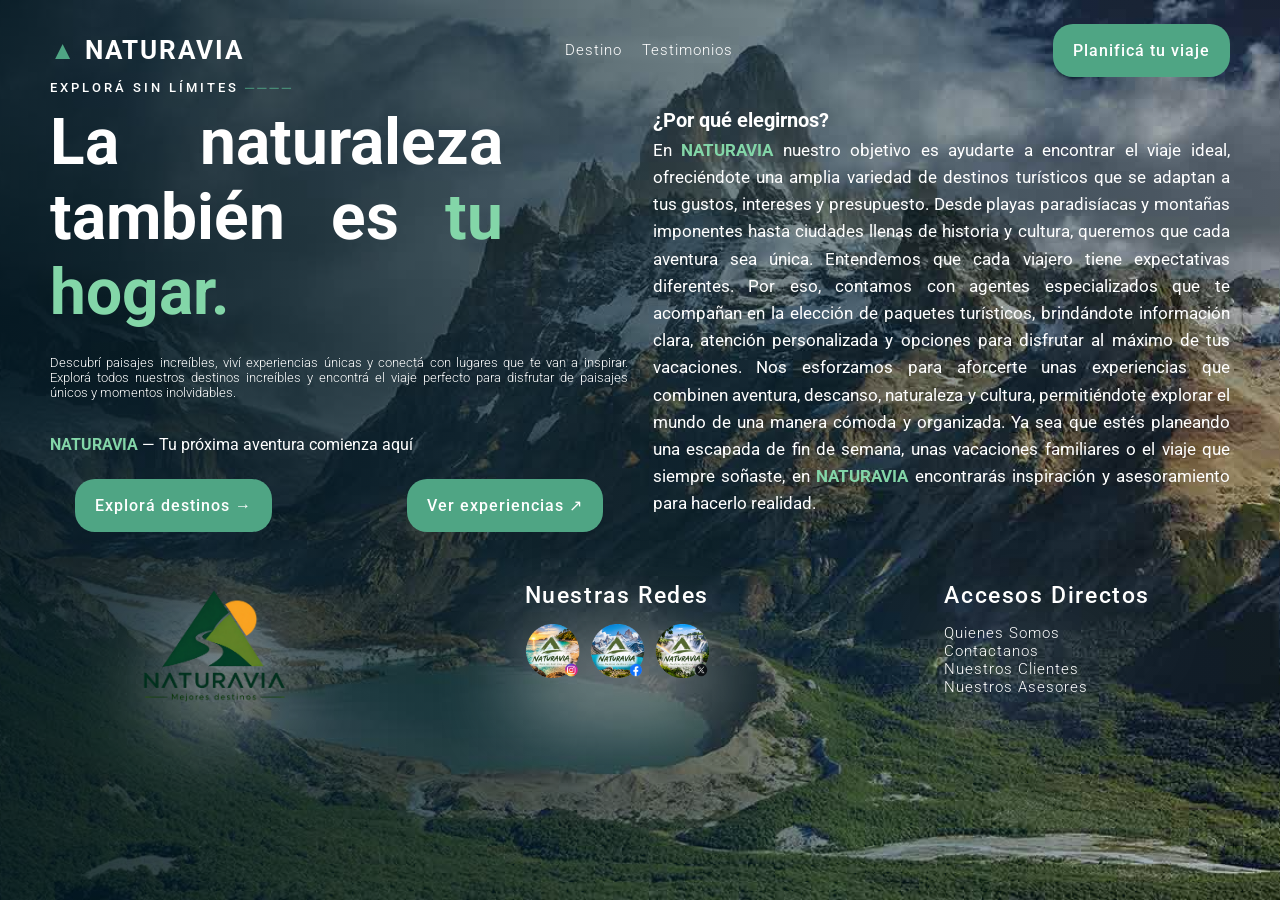
<file: index.html>
<!DOCTYPE html>
<html lang="es">
<head>
    <meta charset="UTF-8">
    <meta name="viewport" content="width=device-width, initial-scale=1.0">
    <title>▲ Naturavia | Explorá sin límites</title>
    <link rel="stylesheet" href="./css/styles.css">
    <link rel="preconnect" href="https://fonts.googleapis.com">
<link rel="preconnect" href="https://fonts.gstatic.com" crossorigin>
<link href="https://fonts.googleapis.com/css2?family=Roboto:ital,wght@0,100..900;1,100..900&display=swap" rel="stylesheet">
</head>
<body>
    <header>        
        <nav>
            <div >
                <a href="./index.html" class="logoN">
                    <h1><span class="logo">▲</span> <strong>NATURAVIA</strong></h1>
                </a>
            </div>    
            <div class="navtex">
                <a href="./galeria.html">Destino</a>
                <a href="./experiencias.html">Testimonios</a>
            </div>           
            <div class="navheader">
                <a href="./asesores.html" class="navtex2">Planificá tu viaje</a>
            </div>
        </nav>
    </header>
    <Main>
        <h2 class="h2index">EXPLORÁ SIN LÍMITES <span class="logo">────</span></h2>
        <section id="sectionIndex">
            
            <div class="text1">                
                <div>
                    <h3>La naturaleza también es <span class="hogar">tu hogar.</span></h3>
                    <p class="texto">Descubrí paisajes increíbles, viví experiencias únicas y conectá con lugares que te van a inspirar. Explorá todos nuestros destinos increíbles y encontrá el viaje perfecto para disfrutar de paisajes únicos y momentos inolvidables.</p>
                    <p class="subtexto"><strong>NATURAVIA</strong> — Tu próxima aventura comienza aquí</p>
                </div>
            <div class="botones">
                <a href="./galeria.html" class="boton1">Explorá destinos →</a>
                <a href="./experiencias.html" class="boton2">Ver experiencias ↗</a>
            </div>        
            </div>
            <div class="text2">
                <h3>¿Por qué elegirnos?</h3>
                <p>En <strong>NATURAVIA</strong> nuestro objetivo es ayudarte a encontrar el viaje ideal, ofreciéndote una amplia variedad de destinos turísticos que se adaptan a tus gustos, intereses y presupuesto. Desde playas paradisíacas y montañas imponentes hasta ciudades llenas de historia y cultura, queremos que cada aventura sea única.
                
                Entendemos que cada viajero tiene expectativas diferentes. Por eso, contamos con agentes especializados que te acompañan en la elección de paquetes turísticos, brindándote información clara, atención personalizada y opciones para disfrutar al máximo de tus vacaciones.
                
                Nos esforzamos para aforcerte unas experiencias que combinen aventura, descanso, naturaleza y cultura, permitiéndote explorar el mundo de una manera cómoda y organizada.
                
                Ya sea que estés planeando una escapada de fin de semana, unas vacaciones familiares o el viaje que siempre soñaste, en <strong>NATURAVIA</strong> encontrarás inspiración y asesoramiento para hacerlo realidad.</p>
            </div>
        </section>

    </Main>
    <footer>        
        <div class="logofooter"><img src="./assets/img/footer logo.png" alt="Logo Naturavia"></div>
        <div class="redes">
            <h3>Nuestras Redes</h3>
            <div>
                <a href="./Emulacion de Redes/INSTAGRAM.html" target="_blank"><img src="./assets/img/Naturavia_Instagram.png" alt="imgagen red social de INSTAGRAM"><span class="ocultar-texto">Instagram</span></a>
                <a href="./Emulacion de Redes/FACEBOOK.html" target="_blank"><img src="./assets/img/Naturavia_Facebook.png" alt="imgagen red social de FACEBOOK"><span class="ocultar-texto">Facebook</span></a>
                <a href="./Emulacion de Redes/X.html" target="_blank"><img src="./assets/img/Naturavia_X.png" alt="imgagen red social de X"><span class="ocultar-texto">X</span></a>
            </div>
        </div>
        <div class="accesosdirectos">
            <h3>Accesos Directos</h3>
            <a href="./nosotros.html">Quienes Somos</a>
            <a href="./contacto.html">Contactanos</a>
            <a href="./experiencias.html">Nuestros Clientes</a>
            <a href="./asesores.html">Nuestros Asesores</a>
        </div>
    </footer>
</body>
</html>
</file>
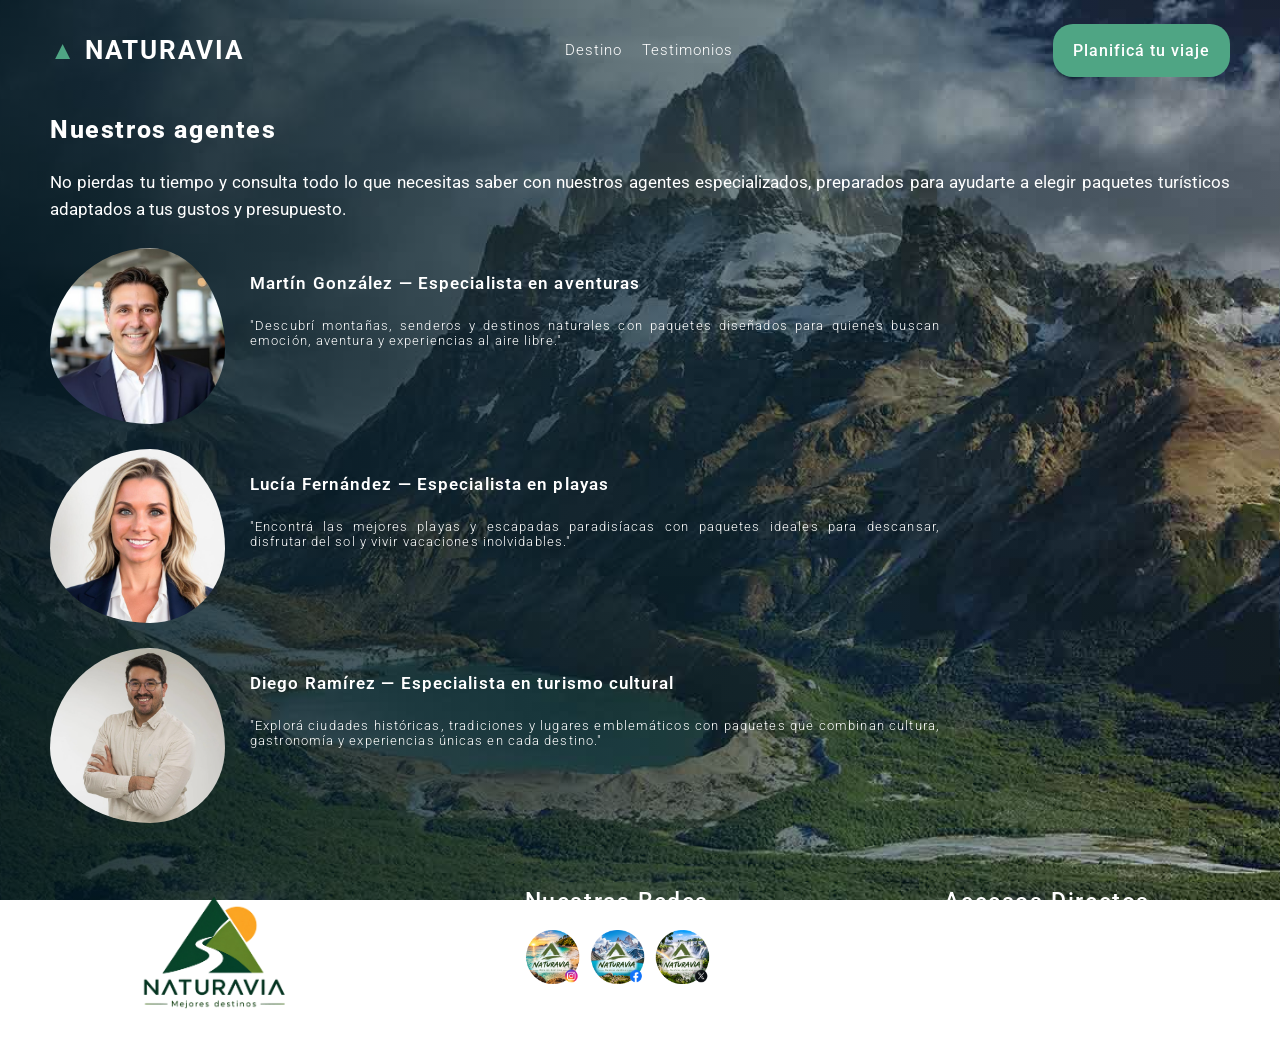
<file: asesores.html>
<!DOCTYPE html>
<html lang="es">
<head>
    <meta charset="UTF-8">
    <meta name="viewport" content="width=device-width, initial-scale=1.0">
    <title>▲ NATURAVIA - Nuestros Asesores</title>
    <link rel="stylesheet" href="./css/styles.css">
    <link rel="preconnect" href="https://fonts.googleapis.com">
<link rel="preconnect" href="https://fonts.gstatic.com" crossorigin>
<link href="https://fonts.googleapis.com/css2?family=Roboto:ital,wght@0,100..900;1,100..900&display=swap" rel="stylesheet">
</head>
<body>
    <header>        
        <nav>
            <div >
                <a href="./index.html" class="logoN">
                    <h1><span class="logo">▲</span> <strong>NATURAVIA</strong></h1>
                </a>
            </div>    
            <div class="navtex">
                <a href="./galeria.html">Destino</a>
                <a href="./experiencias.html">Testimonios</a>
            </div>           
            <div class="navheader">
                <a href="./asesores.html" class="navtex2">Planificá tu viaje</a>
            </div>
        </nav>
    </header>
    <main>
        <section id="asesores">
                <h2>Nuestros agentes</h2>
                <p class="asesores-p">No pierdas tu tiempo y consulta todo lo que necesitas saber con nuestros agentes especializados, preparados para ayudarte a elegir paquetes turísticos adaptados a tus gustos y presupuesto.</p>
                <div class="perfil-asesores">
                    <article class="asesor">                        
                        <img src="./assets/img/martin.png" alt="foto de martin" class="picasesor">
                        <div class="asersor-sombra">
                            <h3 class="asesor-h3">Martín González — Especialista en aventuras</h3>
                            <p class="asesor-p">"Descubrí montañas, senderos y destinos naturales con paquetes diseñados para quienes buscan emoción, aventura y experiencias al aire libre."</p>
                        </div>
                    </article>
                    <article class="asesor">                        
                        <img src="./assets/img/lucia.png" alt="foto de lucia" class="picasesor">
                        <div class="asersor-sombra">
                            <h3 class="asesor-h3">Lucía Fernández — Especialista en playas</h3>
                            <p class="asesor-p">"Encontrá las mejores playas y escapadas paradisíacas con paquetes ideales para descansar, disfrutar del sol y vivir vacaciones inolvidables."</p>
                        </div>
                    </article>
                    <article class="asesor">           
                        <img src="./assets/img/diego.png" alt="foto de diego" class="picasesor">
                        <div class="asersor-sombra">
                            <h3 class="asesor-h3">Diego Ramírez — Especialista en turismo cultural</h3>
                            <p class="asesor-p">"Explorá ciudades históricas, tradiciones y lugares emblemáticos con paquetes que combinan cultura, gastronomía y experiencias únicas en cada destino."</p>
                        </div>
                    </article>
                </div>
        </section>
    </main>
    <footer>        
        <div class="logofooter"><img src="./assets/img/footer logo.png" alt="Logo Naturavia"></div>
        <div class="redes">
            <h3>Nuestras Redes</h3>
            <div>
                <a href="./Emulacion de Redes/INSTAGRAM.html" target="_blank"><img src="./assets/img/Naturavia_Instagram.png" alt="imgagen red social de INSTAGRAM"><span class="ocultar-texto">Instagram</span></a>
                <a href="./Emulacion de Redes/FACEBOOK.html" target="_blank"><img src="./assets/img/Naturavia_Facebook.png" alt="imgagen red social de FACEBOOK"><span class="ocultar-texto">Facebook</span></a>
                <a href="./Emulacion de Redes/X.html" target="_blank"><img src="./assets/img/Naturavia_X.png" alt="imgagen red social de X"><span class="ocultar-texto">X</span></a>
            </div>
        </div>
        <div class="accesosdirectos">
            <h3>Accesos Directos</h3>
            <a href="./nosotros.html">Quienes Somos</a>
            <a href="./contacto.html">Contactanos</a>
            <a href="./experiencias.html">Nuestros Clientes</a>
            <a href="./asesores.html">Nuestros Asesores</a>
        </div>
    </footer>
</body>
</html>
</file>
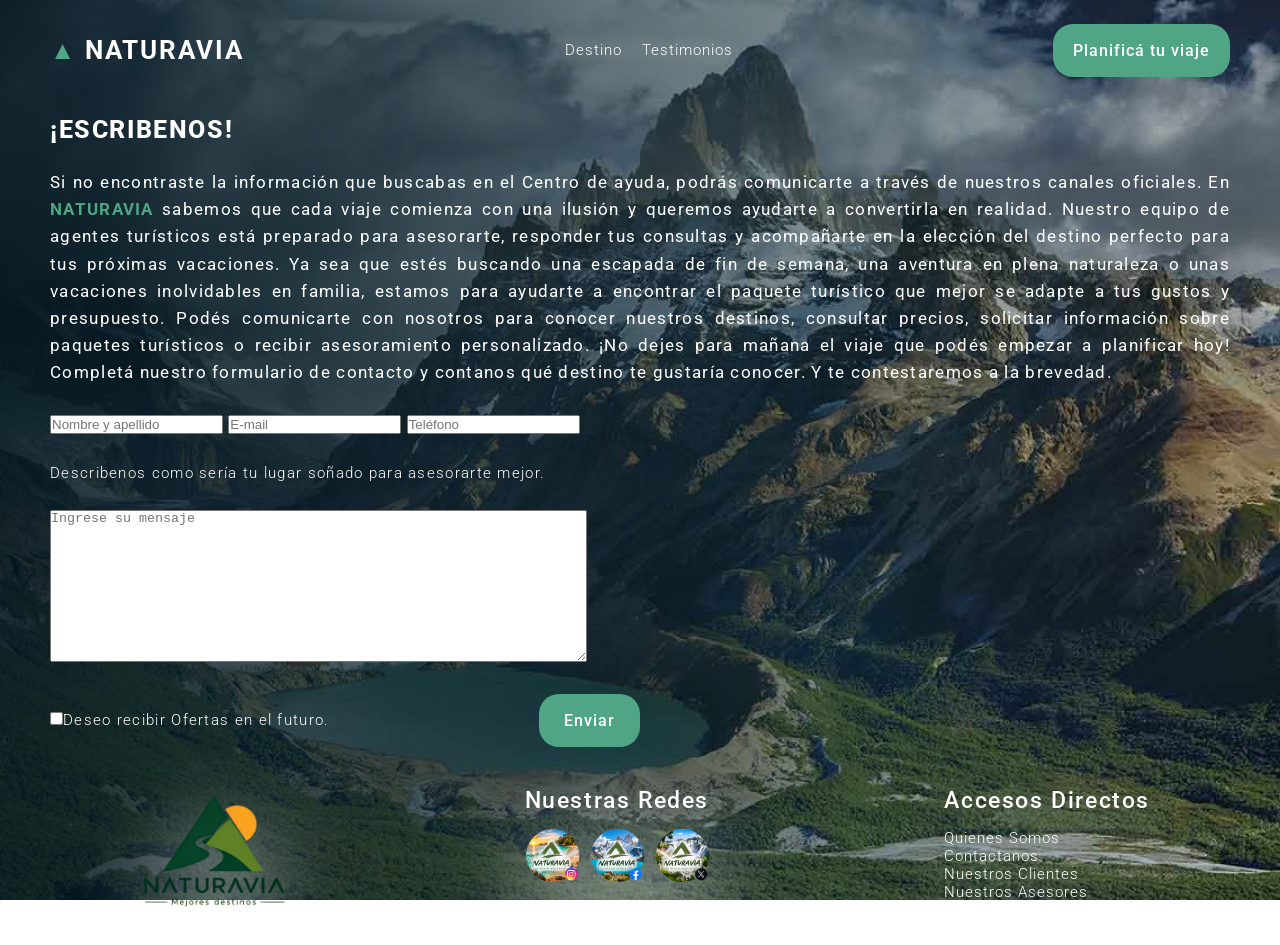
<file: contacto.html>
<!DOCTYPE html>
<html lang="es">
<head>
    <meta charset="UTF-8">
    <meta name="viewport" content="width=device-width, initial-scale=1.0">
    <title>▲ NATURAVIA - Contactos</title>
    <link rel="stylesheet" href="./css/styles.css">
    <link rel="preconnect" href="https://fonts.googleapis.com">
<link rel="preconnect" href="https://fonts.gstatic.com" crossorigin>
<link href="https://fonts.googleapis.com/css2?family=Roboto:ital,wght@0,100..900;1,100..900&display=swap" rel="stylesheet">
</head>
<body>
    <header>        
        <nav>
            <div >
                <a href="./index.html" class="logoN">
                    <h1><span class="logo">▲</span> <strong>NATURAVIA</strong></h1>
                </a>
            </div>    
            <div class="navtex">
                <a href="./galeria.html">Destino</a>
                <a href="./experiencias.html">Testimonios</a>
            </div>           
            <div class="navheader">
                <a href="./asesores.html" class="navtex2">Planificá tu viaje</a>
            </div>
        </nav>
    </header>
    <main>
        <section id="contacto" class="contacto2">
                <h2 class="contacto-h2">¡ESCRIBENOS!</h2>
                <p class="contacto-p">Si no encontraste la información que buscabas en el Centro de ayuda, podrás comunicarte a través de nuestros canales oficiales.
                    En <strong class="logo">NATURAVIA</strong> sabemos que cada viaje comienza con una ilusión y queremos ayudarte a convertirla en realidad.

Nuestro equipo de agentes turísticos está preparado para asesorarte, responder tus consultas y acompañarte en la elección del destino perfecto para tus próximas vacaciones.

Ya sea que estés buscando una escapada de fin de semana, una aventura en plena naturaleza o unas vacaciones inolvidables en familia, estamos para ayudarte a encontrar el paquete turístico que mejor se adapte a tus gustos y presupuesto.

Podés comunicarte con nosotros para conocer nuestros destinos, consultar precios, solicitar información sobre paquetes turísticos o recibir asesoramiento personalizado.

¡No dejes para mañana el viaje que podés empezar a planificar hoy!

Completá nuestro formulario de contacto y contanos qué destino te gustaría conocer. Y te contestaremos a la brevedad.
                </p>
    <div class="formulario">
       <form>
        <div class="form-casillas"><input type="text" placeholder="Nombre y apellido">
        <input type="email" placeholder="E-mail">
        <input type="number" placeholder="Teléfono"></div>
        <p class="form-text">Describenos como sería tu lugar soñado para asesorarte mejor.</p>
        <div class="form-text-area"><textarea placeholder="Ingrese su mensaje" cols="65" rows="10"></textarea></div>
        <div class="send"><div><input type="checkbox" id="subcripcion"><label for="subcripcion">Deseo recibir Ofertas en el futuro.</label></div><div><button class="form-botton">Enviar</button></div></div>
       </form> 
    </div>
        
            </section>
    </main>
    <footer>        
        <div class="logofooter"><img src="./assets/img/footer logo.png" alt="Logo Naturavia"></div>
        <div class="redes">
            <h3>Nuestras Redes</h3>
            <div>
                <a href="./Emulacion de Redes/INSTAGRAM.html" target="_blank"><img src="./assets/img/Naturavia_Instagram.png" alt="imgagen red social de INSTAGRAM"><span class="ocultar-texto">Instagram</span></a>
                <a href="./Emulacion de Redes/FACEBOOK.html" target="_blank"><img src="./assets/img/Naturavia_Facebook.png" alt="imgagen red social de FACEBOOK"><span class="ocultar-texto">Facebook</span></a>
                <a href="./Emulacion de Redes/X.html" target="_blank"><img src="./assets/img/Naturavia_X.png" alt="imgagen red social de X"><span class="ocultar-texto">X</span></a>
            </div>
        </div>
        <div class="accesosdirectos">
            <h3>Accesos Directos</h3>
            <a href="./nosotros.html">Quienes Somos</a>
            <a href="./contacto.html">Contactanos</a>
            <a href="./experiencias.html">Nuestros Clientes</a>
            <a href="./asesores.html">Nuestros Asesores</a>
        </div>
    </footer>
</body>
</html>
</file>
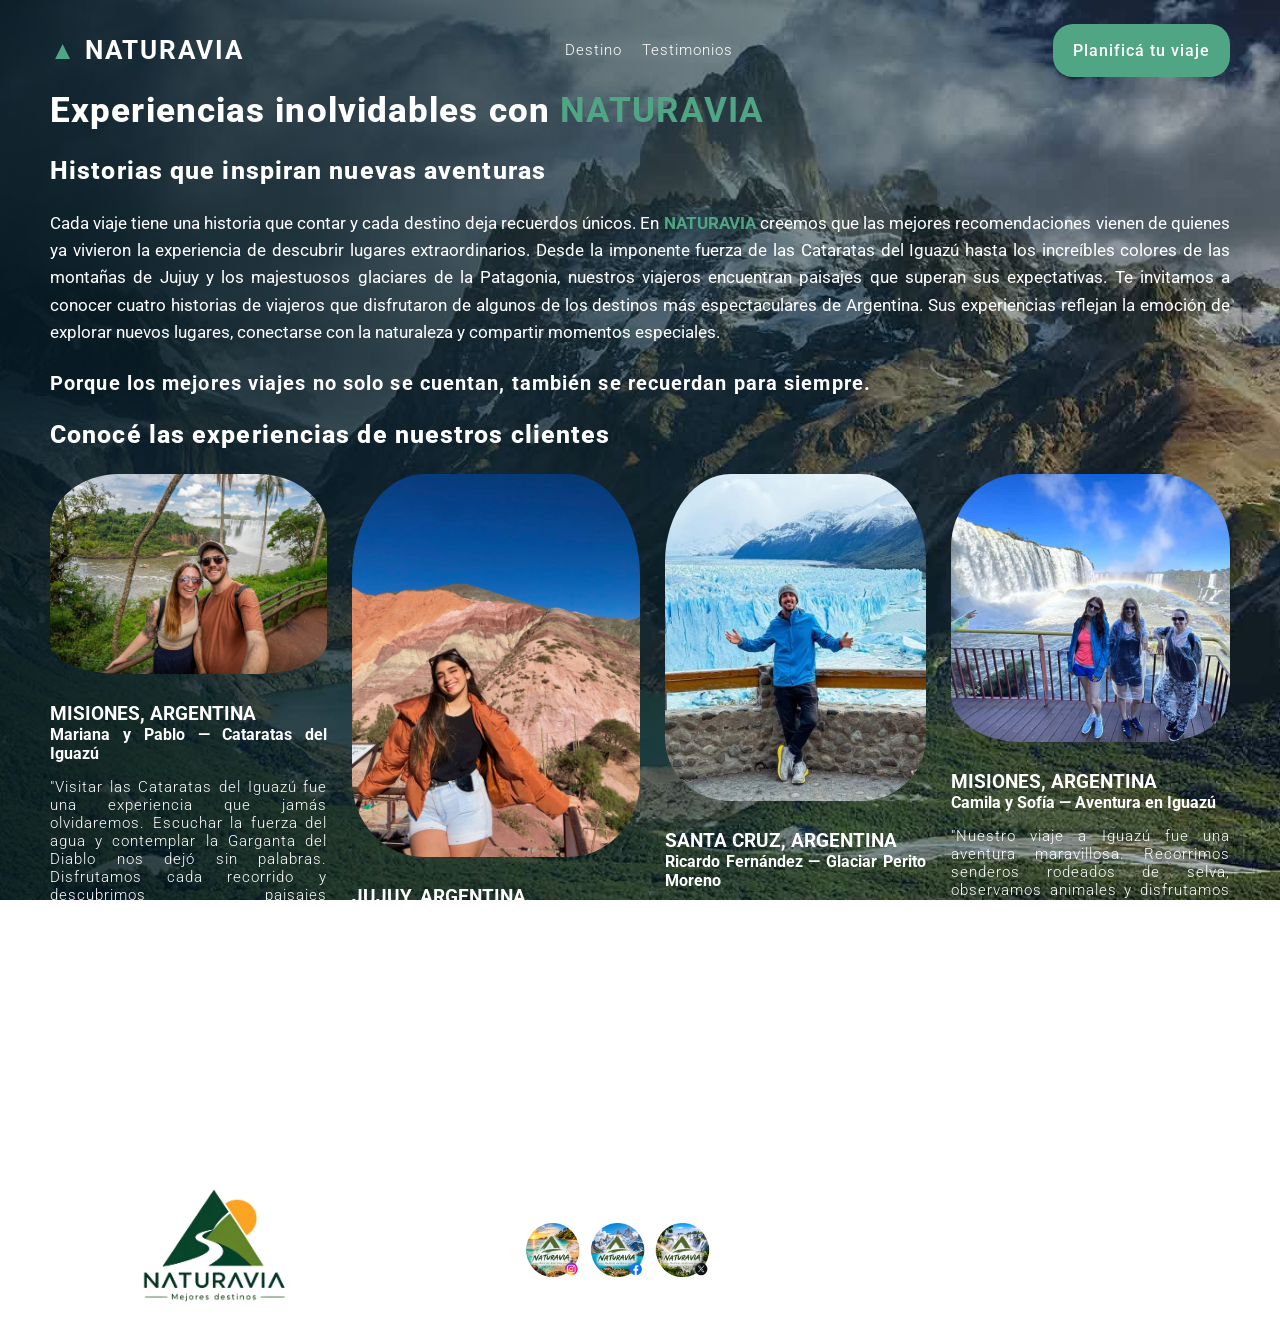
<file: experiencias.html>
<!DOCTYPE html>
<html lang="es">
<head>
    <meta charset="UTF-8">
    <meta name="viewport" content="width=device-width, initial-scale=1.0">
    <title>▲ NATURAVIA - Experiencias</title>
    <link rel="stylesheet" href="./css/styles.css">
    <link rel="preconnect" href="https://fonts.googleapis.com">
<link rel="preconnect" href="https://fonts.gstatic.com" crossorigin>
<link href="https://fonts.googleapis.com/css2?family=Roboto:ital,wght@0,100..900;1,100..900&display=swap" rel="stylesheet">
</head>
<body>
    <header>        
        <nav>
            <div >
                <a href="./index.html" class="logoN">
                    <h1><span class="logo">▲</span> <strong>NATURAVIA</strong></h1>
                </a>
            </div>    
            <div class="navtex">
                <a href="./galeria.html">Destino</a>
                <a href="./experiencias.html">Testimonios</a>
            </div>           
            <div class="navheader">
                <a href="./asesores.html" class="navtex2">Planificá tu viaje</a>
            </div>
        </nav>
    </header>   
    <main>
        <section id="experiencias">
            <div class="experiencias-text">
                <h1 class="experiencias-h1">Experiencias inolvidables con <strong class="logo">NATURAVIA</strong></h1>
                <h2 class="experiencias-h2">Historias que inspiran nuevas aventuras</h2>
                <p class="experiencias-p1">Cada viaje tiene una historia que contar y cada destino deja recuerdos únicos. En <strong class="logo">NATURAVIA</strong> creemos que las mejores recomendaciones vienen de quienes ya vivieron la experiencia de descubrir lugares extraordinarios.
                
                Desde la imponente fuerza de las Cataratas del Iguazú hasta los increíbles colores de las montañas de Jujuy y los majestuosos glaciares de la Patagonia, nuestros viajeros encuentran paisajes que superan sus expectativas.
                
                Te invitamos a conocer cuatro historias de viajeros que disfrutaron de algunos de los destinos más espectaculares de Argentina. Sus experiencias reflejan la emoción de explorar nuevos lugares, conectarse con la naturaleza y compartir momentos especiales.
                </p>
                <p class="experiencias-p2"><strong>Porque los mejores viajes no solo se cuentan, también se recuerdan para siempre.</strong></p>
            </div>
            <div class="experiencias-cliente">
                <h2 class="experiencias-cliente-h2">Conocé las experiencias de nuestros clientes</h2>
                <div class="experiencia-cuadro-general">
                    <article class="experiencias-cliente-1">
                        <div class="clientes-text">
                            <div>
                                <img src="./assets/img/Mariana y Pablo viajero 1.jpg" alt="foto de Mariana y Pablo" class="experiencias-cliente-pic">
                                <h3>MISIONES, ARGENTINA</h3>
                                <h4>Mariana y Pablo — Cataratas del Iguazú</h4>
                            </div>
                            <p class="clientes-text-p">"Visitar las Cataratas del Iguazú fue una experiencia que jamás olvidaremos. Escuchar la fuerza del agua y contemplar la Garganta del Diablo nos dejó sin palabras. Disfrutamos cada recorrido y descubrimos paisajes impresionantes rodeados de naturaleza. Sin dudas, uno de los viajes más emocionantes que hicimos juntos."</p>
                        </div>
                    </article>
                    <article class="experiencias-cliente-2">
                        <div class="clientes-text">
                            <div>
                                <img src="./assets/img/Valentina Rodríguez viajero 2.jpg" alt="foto de Valentina" class="experiencias-cliente-pic">
                                <h3>JUJUY, ARGENTINA</h3>
                                <h4>Valentina Rodríguez — Cerro de los Siete Colores</h4>
                            </div>
                            <p>"Siempre soñé con conocer Purmamarca y sus montañas de colores. Ver el Cerro de los Siete Colores en persona fue increíble. Cada tonalidad del paisaje parecía una pintura natural. Además, disfruté de la gastronomía regional, las artesanías y la tranquilidad del pueblo. Un destino que recomiendo a todos los amantes de la naturaleza."</p>
                        </div>
                    </article>
                    <article class="experiencias-cliente-cuadro">
                        <div class="clientes-text">
                            <div>
                                <img src="./assets/img/Ricardo Fernández viajero 3.jpg" alt="foto de Ricardo" class="experiencias-cliente-pic">
                                <h3>SANTA CRUZ, ARGENTINA</h3>
                                <h4>Ricardo Fernández — Glaciar Perito Moreno</h4>
                            </div>
                            <p>"Conocer el Glaciar Perito Moreno fue cumplir uno de mis grandes sueños. La inmensidad del hielo, sus tonos azules y los sonidos de los desprendimientos hicieron que cada momento fuera especial. Caminar por las pasarelas y observar este gigante natural fue una experiencia única que volvería a repetir."</p>
                        </div>
                    </article>
                    <article class="experiencias-cliente-4">
                        <div class="clientes-text">
                            <div>
                                <img src="./assets/img/Camila y Sofía viajero 4.jpg" alt="foto de Camila y Sofía" class="experiencias-cliente-pic">
                                <h3>MISIONES, ARGENTINA</h3>
                                <h4>Camila y Sofía — Aventura en Iguazú</h4>
                            </div>
                            <p>"Nuestro viaje a Iguazú fue una aventura maravillosa. Recorrimos senderos rodeados de selva, observamos animales y disfrutamos de vistas espectaculares de las cataratas. Cada rincón nos sorprendió y nos permitió conectar con la naturaleza. Fue una escapada perfecta para compartir momentos inolvidables entre amigas."</p>
                        </div>
                    </article>
                </div>
            </div>
        </section>
    </main>
    <footer>        
        <div class="logofooter"><img src="./assets/img/footer logo.png" alt="Logo Naturavia"></div>
        <div class="redes">
            <h3>Nuestras Redes</h3>
            <div>
                <a href="./Emulacion de Redes/INSTAGRAM.html" target="_blank"><img src="./assets/img/Naturavia_Instagram.png" alt="imgagen red social de INSTAGRAM"><span class="ocultar-texto">Instagram</span></a>
                <a href="./Emulacion de Redes/FACEBOOK.html" target="_blank"><img src="./assets/img/Naturavia_Facebook.png" alt="imgagen red social de FACEBOOK"><span class="ocultar-texto">Facebook</span></a>
                <a href="./Emulacion de Redes/X.html" target="_blank"><img src="./assets/img/Naturavia_X.png" alt="imgagen red social de X"><span class="ocultar-texto">X</span></a>
            </div>
        </div>
        <div class="accesosdirectos">
            <h3>Accesos Directos</h3>
            <a href="./nosotros.html">Quienes Somos</a>
            <a href="./contacto.html">Contactanos</a>
            <a href="./experiencias.html">Nuestros Clientes</a>
            <a href="./asesores.html">Nuestros Asesores</a>
        </div>
    </footer>
</body>
</html>
</file>
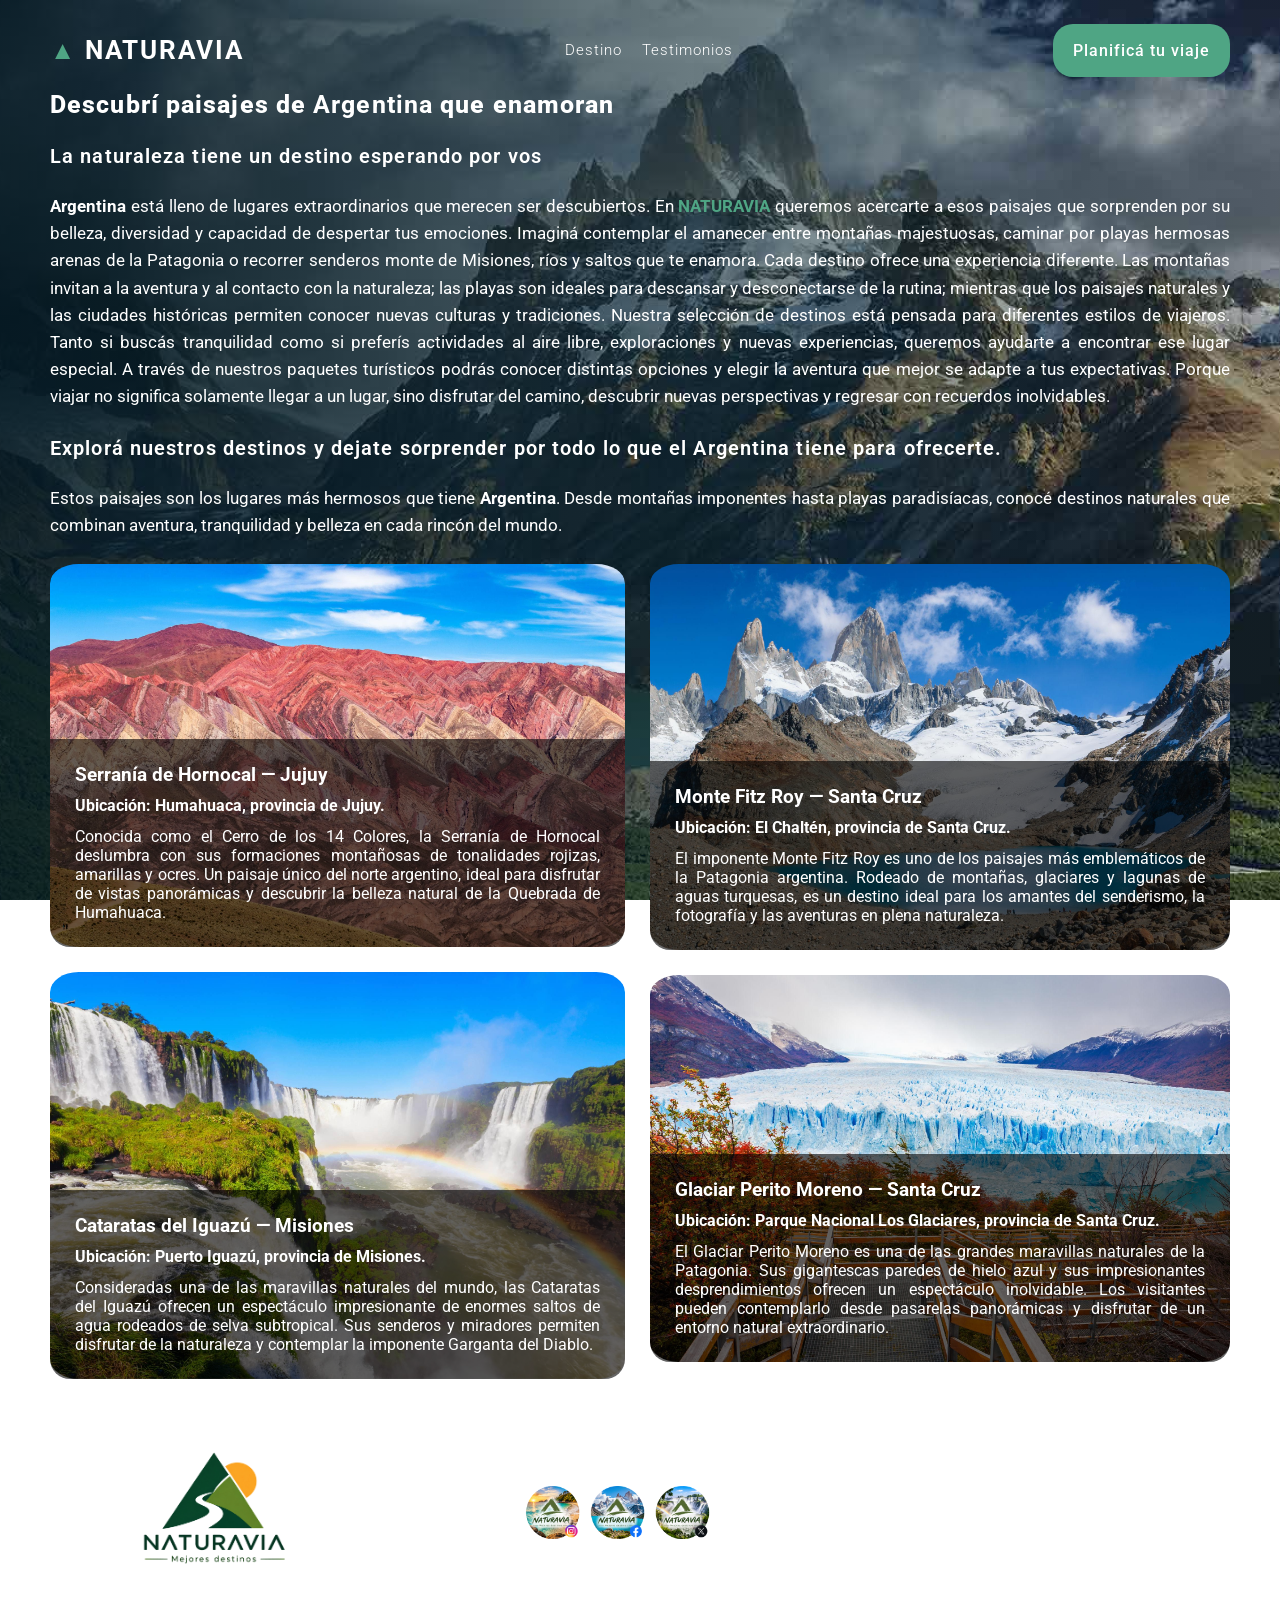
<file: galeria.html>
<!DOCTYPE html>
<html lang="es">
<head>
    <meta charset="UTF-8">
    <meta name="viewport" content="width=device-width, initial-scale=1.0">
    <title>▲ NATURAVIA - Mejores destinos</title>
    <link rel="stylesheet" href="./css/styles.css">
    <link rel="preconnect" href="https://fonts.googleapis.com">
<link rel="preconnect" href="https://fonts.gstatic.com" crossorigin>
<link href="https://fonts.googleapis.com/css2?family=Roboto:ital,wght@0,100..900;1,100..900&display=swap" rel="stylesheet">
</head>
<body>
    <header>        
        <nav>
            <div >
                <a href="./index.html" class="logoN">
                    <h1><span class="logo">▲</span> <strong>NATURAVIA</strong></h1>
                </a>
            </div>    
            <div class="navtex">
                <a href="./galeria.html">Destino</a>
                <a href="./experiencias.html">Testimonios</a>
            </div>           
            <div class="navheader">
                <a href="./asesores.html" class="navtex2">Planificá tu viaje</a>
            </div>
        </nav>
    </header>
    <main>
        <section id="galeria">
                <h2 class="galaria-h2">Descubrí paisajes de <strong>Argentina</strong> que enamoran</h2>
                <h3 class="galeria-h3">La naturaleza tiene un destino esperando por vos</h3>
                <p class="galeria-p"><strong>Argentina</strong> está lleno de lugares extraordinarios que merecen ser descubiertos. En <strong class="logo">NATURAVIA</strong> queremos acercarte a esos paisajes que sorprenden por su belleza, diversidad y capacidad de despertar tus emociones.

Imaginá contemplar el amanecer entre montañas majestuosas, caminar por playas hermosas arenas de la Patagonia o recorrer senderos monte de Misiones, ríos y saltos que te enamora.

Cada destino ofrece una experiencia diferente. Las montañas invitan a la aventura y al contacto con la naturaleza; las playas son ideales para descansar y desconectarse de la rutina; mientras que los paisajes naturales y las ciudades históricas permiten conocer nuevas culturas y tradiciones.

Nuestra selección de destinos está pensada para diferentes estilos de viajeros. Tanto si buscás tranquilidad como si preferís actividades al aire libre, exploraciones y nuevas experiencias, queremos ayudarte a encontrar ese lugar especial.

A través de nuestros paquetes turísticos podrás conocer distintas opciones y elegir la aventura que mejor se adapte a tus expectativas.

Porque viajar no significa solamente llegar a un lugar, sino disfrutar del camino, descubrir nuevas perspectivas y regresar con recuerdos inolvidables.</p>
<h3 class="galeria-h3">Explorá nuestros destinos y dejate sorprender por todo lo que el Argentina tiene para ofrecerte.</h3>
                <p class="galeria-p">Estos paisajes son los lugares más hermosos que tiene <strong>Argentina</strong>. Desde montañas imponentes hasta playas paradisíacas, conocé destinos naturales que combinan aventura, tranquilidad y belleza en cada rincón del mundo.</p>
                <div class="galeria-cuadros">
                    <div>
                        <article class="galeria-cuadro"><article></article>
                            <img src="./assets/img/galeria 1.jpg" alt="foto Serranía de Hornocal" class="galeria-pics">
                            <div class="galeria-cuadro-texto">
                                <h3>Serranía de Hornocal — Jujuy</h3>
                                <h4>Ubicación: Humahuaca, provincia de Jujuy.</h4>
                                <p>Conocida como el Cerro de los 14 Colores, la Serranía de Hornocal deslumbra con sus formaciones montañosas de tonalidades rojizas, amarillas y ocres. Un paisaje único del norte argentino, ideal para disfrutar de vistas panorámicas y descubrir la belleza natural de la Quebrada de Humahuaca.</p>
                            </div>
                        </article>
                        <article class="galeria-cuadro">
                            <img src="./assets/img/galeria 2.jpg" alt="Foto Cataratas del Iguazú" class="galeria-pics">
                            <div class="galeria-cuadro-texto">
                                <h3>Cataratas del Iguazú — Misiones</h3>
                                <h4>Ubicación: Puerto Iguazú, provincia de Misiones.</h4>
                                <p>Consideradas una de las maravillas naturales del mundo, las Cataratas del Iguazú ofrecen un espectáculo impresionante de enormes saltos de agua rodeados de selva subtropical. Sus senderos y miradores permiten disfrutar de la naturaleza y contemplar la imponente Garganta del Diablo.</p>
                            </div>
                        </article>
                    </div>
                    <div>
                        <article class="galeria-cuadro">
                            <img src="./assets/img/galeria 3.jpg" alt="Foto Monte Fitz Roy" class="galeria-pics">
                            <div class="galeria-cuadro-texto">
                                <h3>Monte Fitz Roy — Santa Cruz</h3>
                                <h4>Ubicación: El Chaltén, provincia de Santa Cruz.</h4>
                                <p>El imponente Monte Fitz Roy es uno de los paisajes más emblemáticos de la Patagonia argentina. Rodeado de montañas, glaciares y lagunas de aguas turquesas, es un destino ideal para los amantes del senderismo, la fotografía y las aventuras en plena naturaleza.</p>
                            </div>
                        </article>
                        <article class="galeria-cuadro">
                            <img src="./assets/img/galeria 4.jpg" alt="Foto Glaciar Perito Moreno" class="galeria-pics">
                            <div class="galeria-cuadro-texto">
                                <h3>Glaciar Perito Moreno — Santa Cruz</h3>
                                <h4>Ubicación: Parque Nacional Los Glaciares, provincia de Santa Cruz.</h4>
                                <p>El Glaciar Perito Moreno es una de las grandes maravillas naturales de la Patagonia. Sus gigantescas paredes de hielo azul y sus impresionantes desprendimientos ofrecen un espectáculo inolvidable. Los visitantes pueden contemplarlo desde pasarelas panorámicas y disfrutar de un entorno natural extraordinario.</p>
                            </div>
                        </article>
                    </div>
                </div>
            </section>
    </main>
    <footer>        
        <div class="logofooter"><img src="./assets/img/footer logo.png" alt="Logo Naturavia"></div>
        <div class="redes">
            <h3>Nuestras Redes</h3>
            <div>
                <a href="./Emulacion de Redes/INSTAGRAM.html" target="_blank"><img src="./assets/img/Naturavia_Instagram.png" alt="imgagen red social de INSTAGRAM"><span class="ocultar-texto">Instagram</span></a>
                <a href="./Emulacion de Redes/FACEBOOK.html" target="_blank"><img src="./assets/img/Naturavia_Facebook.png" alt="imgagen red social de FACEBOOK"><span class="ocultar-texto">Facebook</span></a>
                <a href="./Emulacion de Redes/X.html" target="_blank"><img src="./assets/img/Naturavia_X.png" alt="imgagen red social de X"><span class="ocultar-texto">X</span></a>
            </div>
        </div>
        <div class="accesosdirectos">
            <h3>Accesos Directos</h3>
            <a href="./nosotros.html">Quienes Somos</a>
            <a href="./contacto.html">Contactanos</a>
            <a href="./experiencias.html">Nuestros Clientes</a>
            <a href="./asesores.html">Nuestros Asesores</a>
        </div>
    </footer>
</body>
</html>
</file>
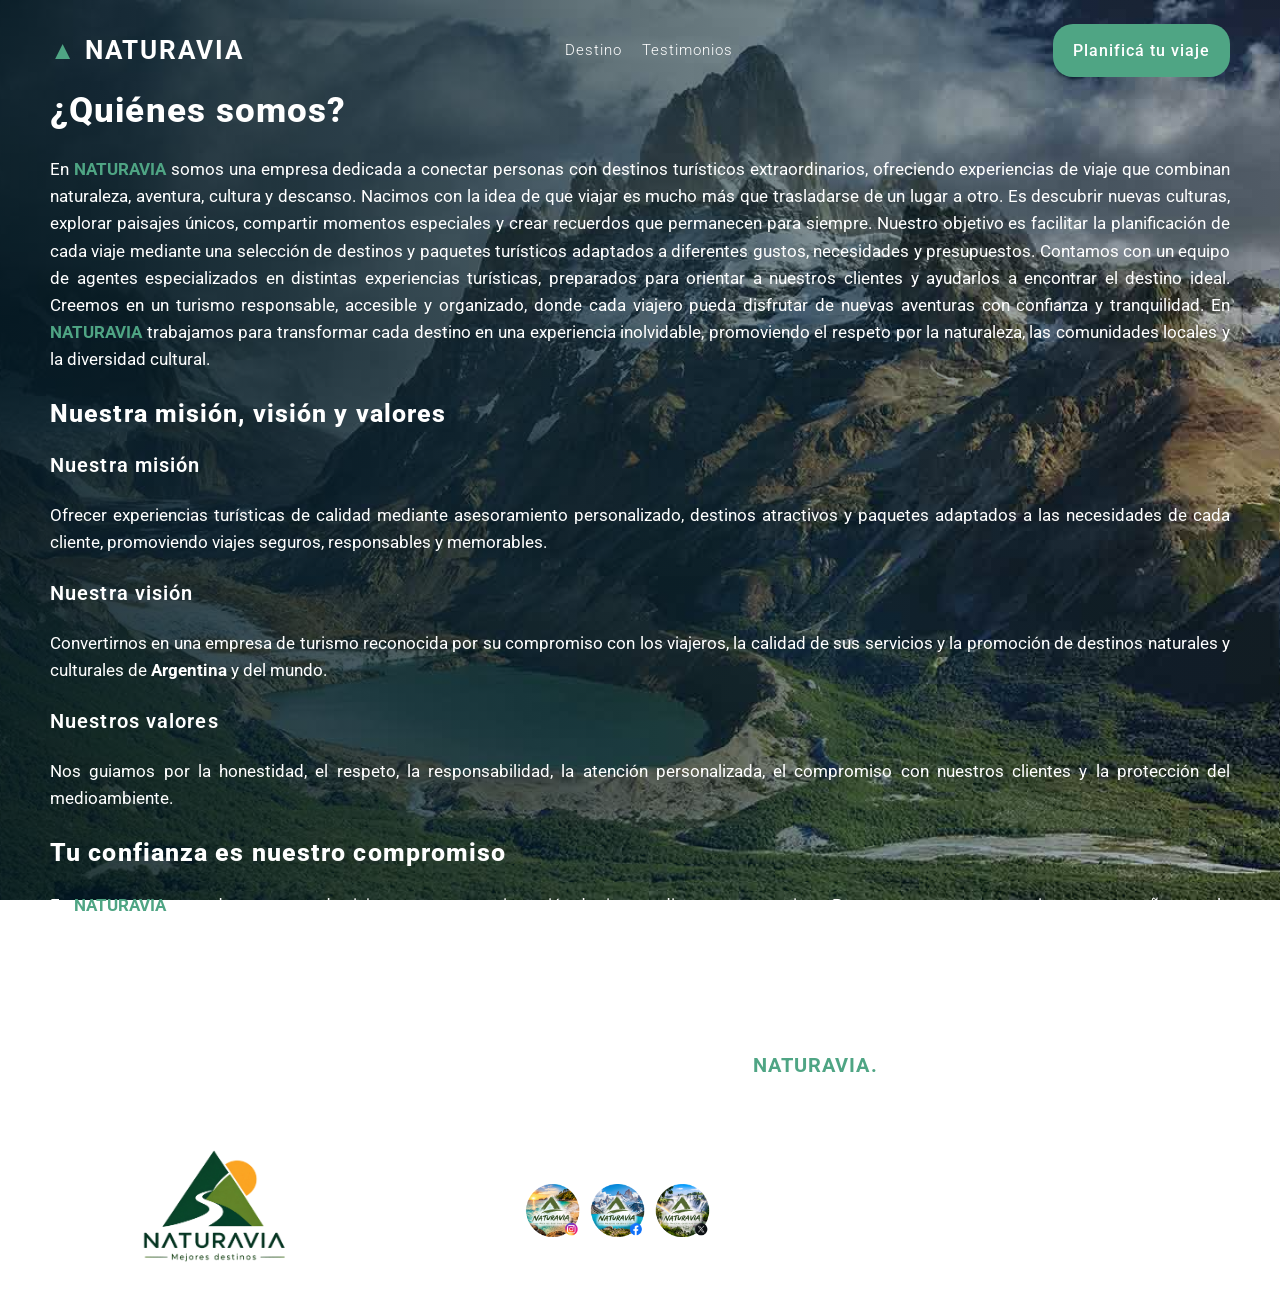
<file: nosotros.html>
<!DOCTYPE html>
<html lang="es">
<head>
    <meta charset="UTF-8">
    <meta name="viewport" content="width=device-width, initial-scale=1.0">
    <title>▲ Naturavia | Nosotros</title>
    <link rel="stylesheet" href="./css/styles.css">
    <link rel="preconnect" href="https://fonts.googleapis.com">
<link rel="preconnect" href="https://fonts.gstatic.com" crossorigin>
<link href="https://fonts.googleapis.com/css2?family=Roboto:ital,wght@0,100..900;1,100..900&display=swap" rel="stylesheet">
</head>
<body>
    <header>        
        <nav>
            <div >
                <a href="./index.html" class="logoN">
                    <h1><span class="logo">▲</span> <strong>NATURAVIA</strong></h1>
                </a>
            </div>    
            <div class="navtex">
                <a href="./galeria.html">Destino</a>
                <a href="./experiencias.html">Testimonios</a>
            </div>           
            <div class="navheader">
                <a href="./asesores.html" class="navtex2">Planificá tu viaje</a>
            </div>
        </nav>
    </header>
    <main>
        <section id="nosotros">
            <article>
                <h1>¿Quiénes somos?</h1>
                <p>En <strong class="logo">NATURAVIA</strong> somos una empresa dedicada a conectar personas con destinos turísticos extraordinarios, ofreciendo experiencias de viaje que combinan naturaleza, aventura, cultura y descanso.

Nacimos con la idea de que viajar es mucho más que trasladarse de un lugar a otro. Es descubrir nuevas culturas, explorar paisajes únicos, compartir momentos especiales y crear recuerdos que permanecen para siempre.

Nuestro objetivo es facilitar la planificación de cada viaje mediante una selección de destinos y paquetes turísticos adaptados a diferentes gustos, necesidades y presupuestos.

Contamos con un equipo de agentes especializados en distintas experiencias turísticas, preparados para orientar a nuestros clientes y ayudarlos a encontrar el destino ideal.

Creemos en un turismo responsable, accesible y organizado, donde cada viajero pueda disfrutar de nuevas aventuras con confianza y tranquilidad.

En <strong class="logo">NATURAVIA</strong> trabajamos para transformar cada destino en una experiencia inolvidable, promoviendo el respeto por la naturaleza, las comunidades locales y la diversidad cultural.</p>
            </article>
            <article>
               <h2>Nuestra misión, visión y valores</h2>
               <div>
                <div>
                    <h3>Nuestra misión</h3>
                    <p>Ofrecer experiencias turísticas de calidad mediante asesoramiento personalizado, destinos atractivos y paquetes adaptados a las necesidades de cada cliente, promoviendo viajes seguros, responsables y memorables.</p>
                </div>
               </div>
               <div>
                <div>
                    <h3>Nuestra visión</h3>
                    <p>Convertirnos en una empresa de turismo reconocida por su compromiso con los viajeros, la calidad de sus servicios y la promoción de destinos naturales y culturales de <strong>Argentina</strong> y del mundo.</p>
                </div>
               </div>
               <div>
                <div>
                    <h3>Nuestros valores</h3>
                    <p>Nos guiamos por la honestidad, el respeto, la responsabilidad, la atención personalizada, el compromiso con nuestros clientes y la protección del medioambiente.</p>
                </div>
               </div>
            </article>
            <article>
                <h2>Tu confianza es nuestro compromiso</h2>
                <p>En <strong class="logo">NATURAVIA</strong> entendemos que cada viaje representa una inversión de tiempo, dinero y expectativas. Por eso, nuestro compromiso es acompañarte en la planificación de tus vacaciones, ofreciéndote información confiable, asesoramiento personalizado y alternativas que se adapten a tus necesidades.

Queremos que cada cliente se sienta escuchado, valorado y acompañado durante la elección de su próxima aventura.

Trabajamos con la convicción de que una buena experiencia turística comienza mucho antes de llegar al destino: comienza con una atención responsable, una planificación adecuada y la confianza entre el viajero y nuestra empresa.</p>
            </article>
            <article>
                <h3>Tu próxima aventura comienza con una buena elección. Comienza con <strong class="logo">NATURAVIA.</strong></h3>
            </article>
        </section>
    </main>
    <footer>        
        <div class="logofooter"><img src="./assets/img/footer logo.png" alt="Logo Naturavia"></div>
        <div class="redes">
            <h3>Nuestras Redes</h3>
            <div>
                <a href="./Emulacion de Redes/INSTAGRAM.html" target="_blank"><img src="./assets/img/Naturavia_Instagram.png" alt="imgagen red social de INSTAGRAM"><span class="ocultar-texto">Instagram</span></a>
                <a href="./Emulacion de Redes/FACEBOOK.html" target="_blank"><img src="./assets/img/Naturavia_Facebook.png" alt="imgagen red social de FACEBOOK"><span class="ocultar-texto">Facebook</span></a>
                <a href="./Emulacion de Redes/X.html" target="_blank"><img src="./assets/img/Naturavia_X.png" alt="imgagen red social de X"><span class="ocultar-texto">X</span></a>
            </div>
        </div>
        <div class="accesosdirectos">
            <h3>Accesos Directos</h3>
            <a href="./nosotros.html">Quienes Somos</a>
            <a href="./contacto.html">Contactanos</a>
            <a href="./experiencias.html">Nuestros Clientes</a>
            <a href="./asesores.html">Nuestros Asesores</a>
        </div>
    </footer>
</body>
</html>
</file>
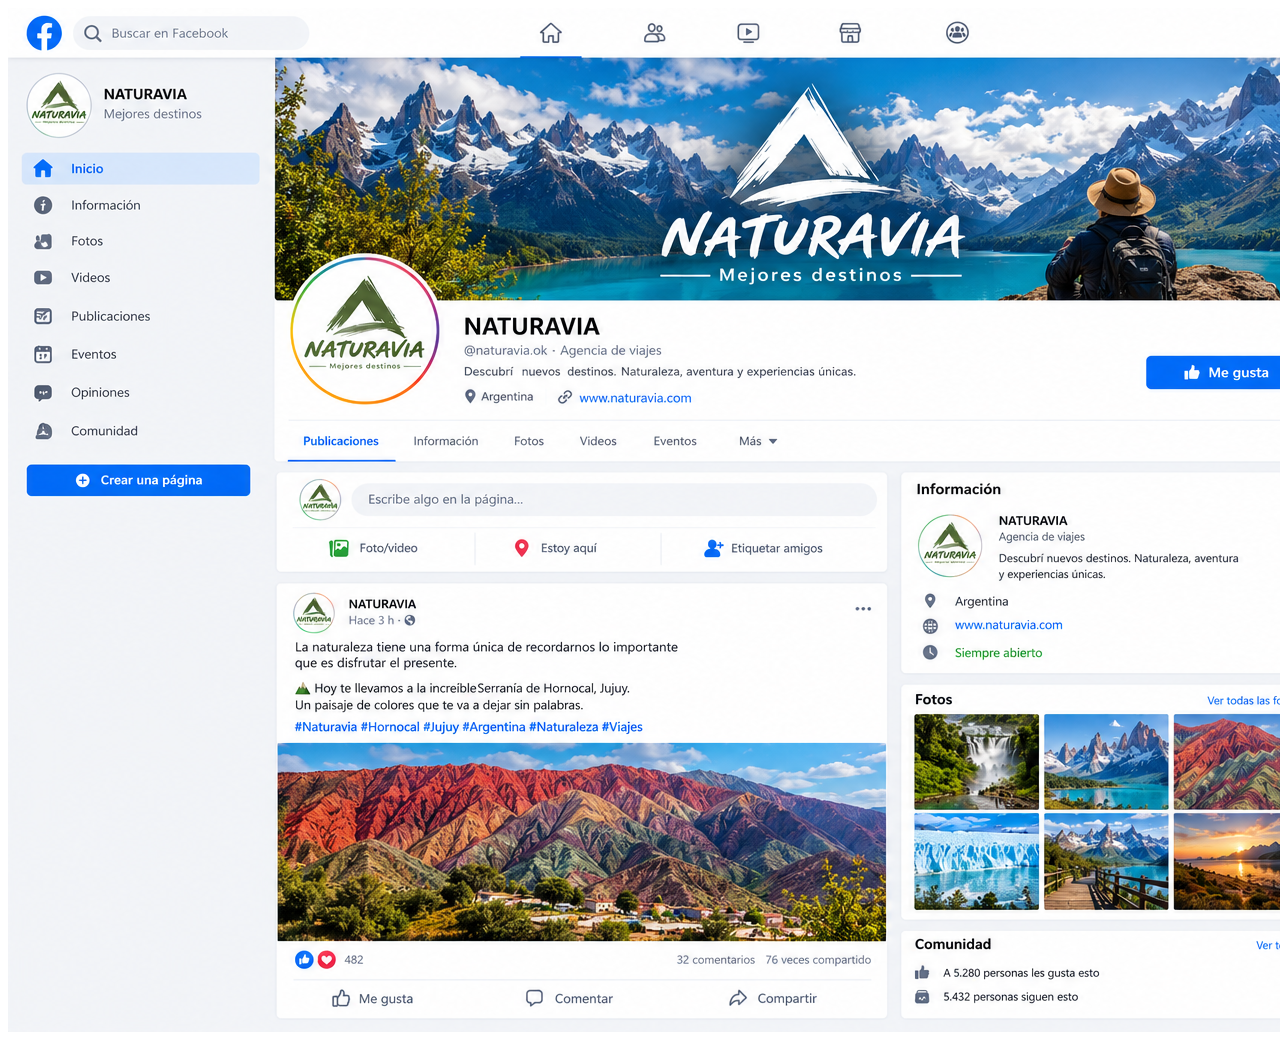
<file: Emulacion de Redes/FACEBOOK.html>
<!DOCTYPE html>
<html lang="en">
<head>
    <meta charset="UTF-8">
    <meta name="viewport" content="width=device-width, initial-scale=1.0">
    <title>Facebook</title>
</head>
<body>
    <img src="./Página de Facebook NATURAVIA en la naturaleza.png" alt="Foto de Emulacion de Facebook">
</body>
</html>
</file>
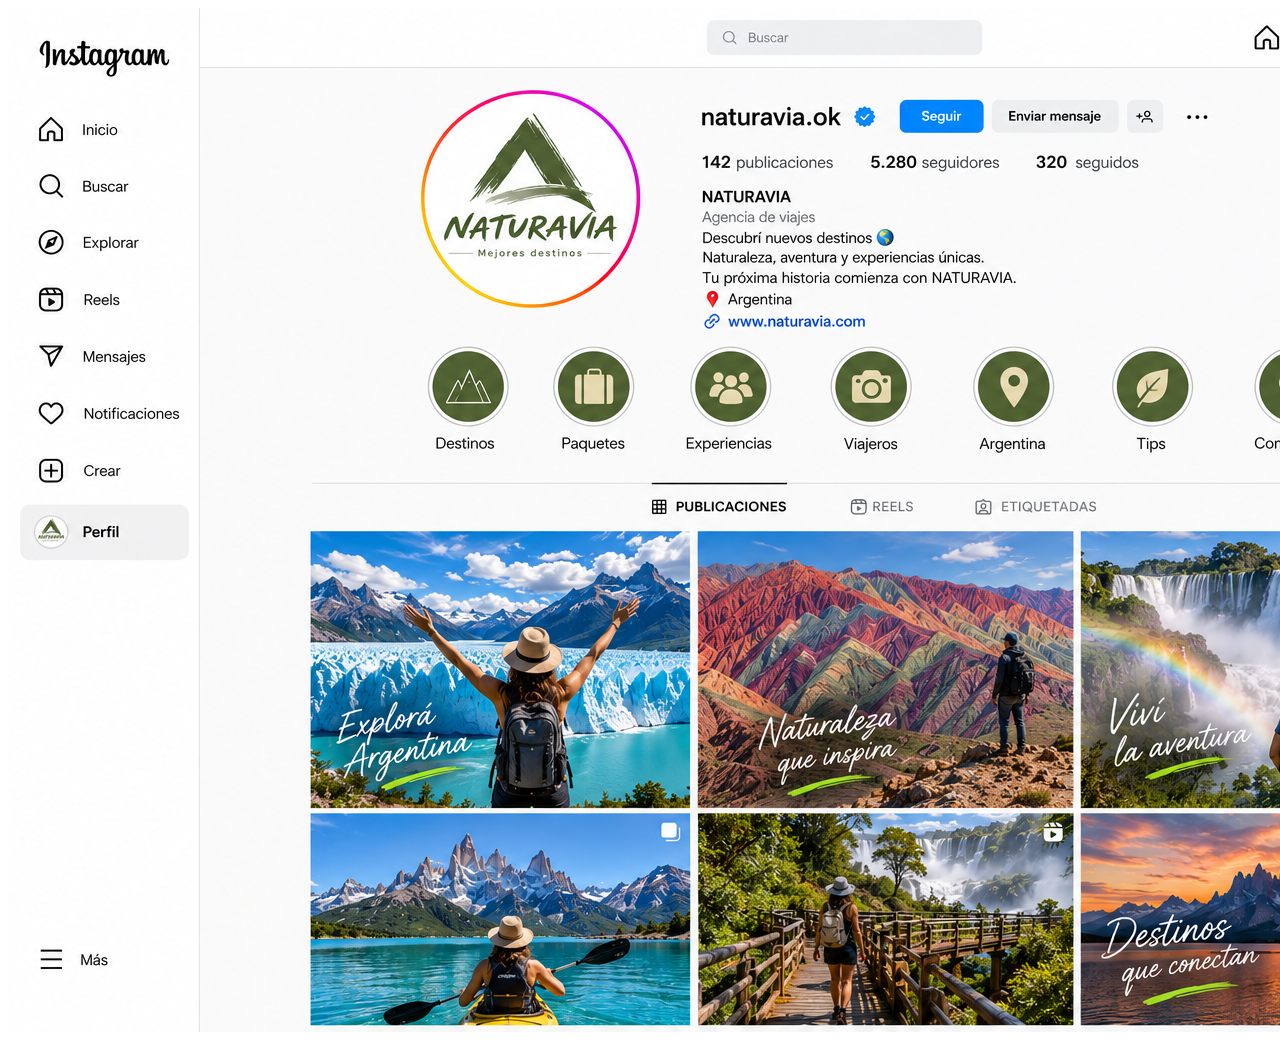
<file: Emulacion de Redes/INSTAGRAM.html>
<!DOCTYPE html>
<html lang="en">
<head>
    <meta charset="UTF-8">
    <meta name="viewport" content="width=device-width, initial-scale=1.0">
    <title>Instagram</title>
</head>
<body>
    <img src="./Perfil de Instagram NATURAVIA en Argentina.png" alt="Foto de Emulacion de INSTAGRAM">
</body>
</html>
</file>
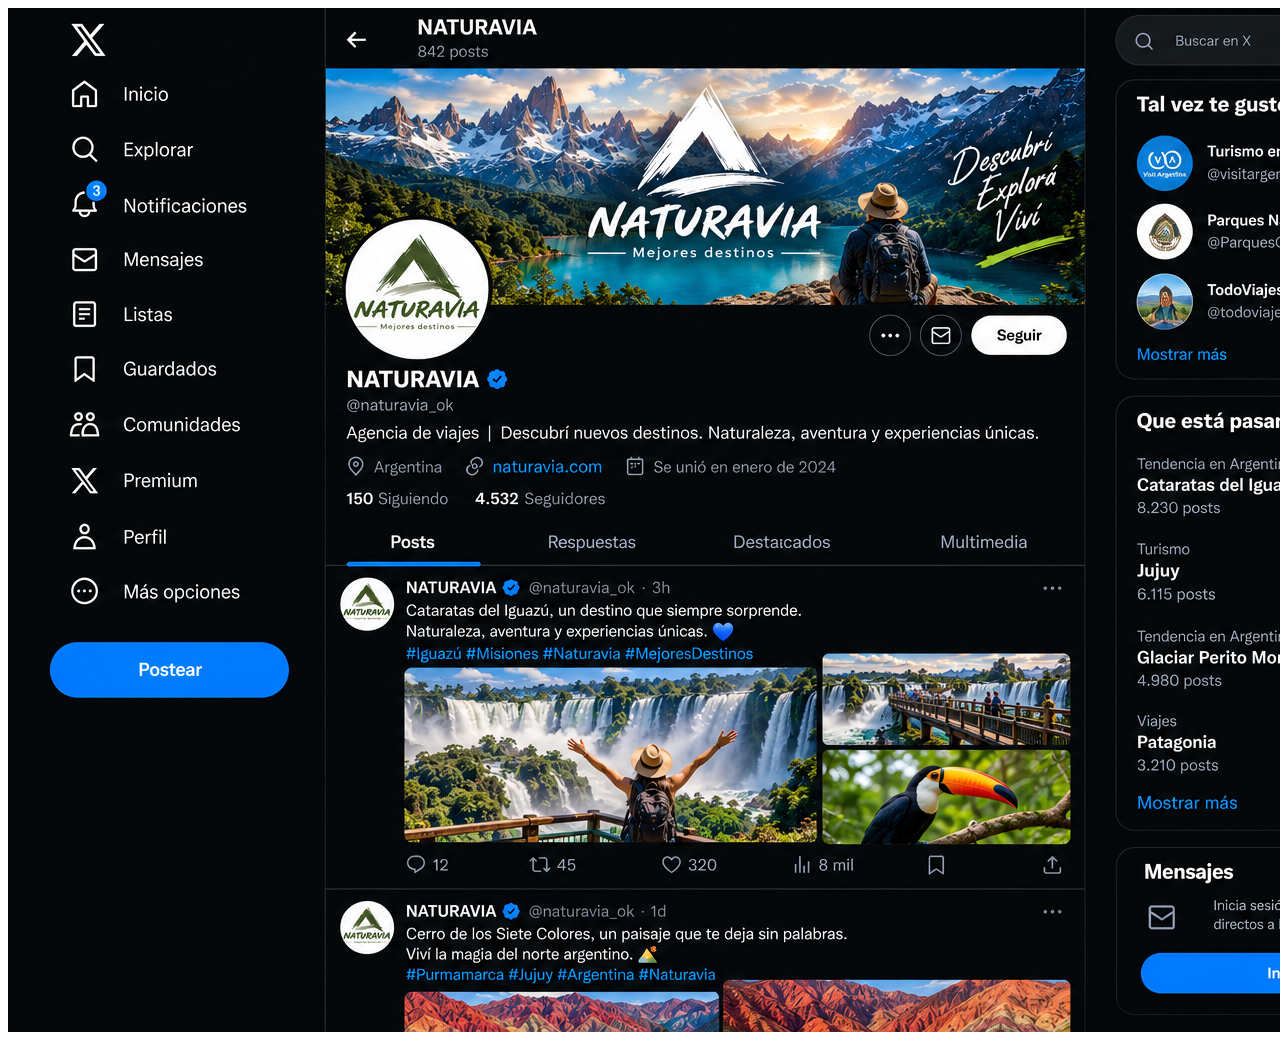
<file: Emulacion de Redes/X.html>
<!DOCTYPE html>
<html lang="en">
<head>
    <meta charset="UTF-8">
    <meta name="viewport" content="width=device-width, initial-scale=1.0">
    <title>X</title>
</head>
<body>
    <img src="./NATURAVIA_ Aventuras en X.png" alt="Foto de Emulacion de X">
</body>
</html>
</file>
<file: css/styles.css>
* { 
    margin:0; 
    padding:0; 
    box-sizing:border-box;
}
:root{
    --blanco:#fff; 
    --verde:#83d6a8; 
    --verde-claro-oscuro: #65b995;
    --verde-oscuro:#4fa584;    
    --verde-oscuro-sombra: #2f9b7855;
}
body{
    height: 80vh;
    background-image: linear-gradient( 90deg, rgba(0, 22, 32, 0.87), rgba(3, 34, 44, 0.54) 60%, rgba(3, 30, 38, 0.25)), url(/assets/img/paisaje5.jpg);
     /* En la linea 18, use un recurso que aplico ChatGPT en una web mientras experimentaba su forma de trabajar, y de paso estudiar como escribía los códigos de css. Me encontré con el problema que el fondon era muy blanco con letras blancas y decidí copiar este recurso. */
    background-size: cover;
    background-position: center;
    background-repeat: no-repeat;
    background-attachment: fixed;
    font-family: "Roboto", sans-serif;
    color: #fff;
    margin: 25px;
}

/* Acá edito el hover donde lo aplico en todas las multipague */
.logo{
    color: var(--verde-oscuro);
}
nav{
    padding: 10px 25px 0 25px;
    display: flex;
    justify-content: space-between;
    align-items: center;

}
.logoN{
    color: inherit;
    text-decoration: none;
    font-size: 17px; 
    font-weight:700; 
    letter-spacing:2px;
}
.navtex{
    display: flex;
    gap: 20px;
}
.navtex a{
    color: inherit;
    text-decoration: none;
    font-size: 15px;
    font-weight: 300;
    letter-spacing: 1px;
    transition: color 0.3s;
}
.navtex a:hover {
    color: var(--verde);
}
.navtex2{
    color: inherit;
    text-decoration: none;
    letter-spacing: 1px;
    background: var(--verde-oscuro);
    padding: 17px 20px;
    border-radius: 20px;
    font-weight: 500;    
    transition: color 0.3s;    
}
.navtex2:hover{
    background-color: var(--verde-claro-oscuro);
}
/* Acá edito el footer donde lo aplico en todas las multipague */
footer{
    display: flex;
    justify-content: space-between;
    padding: 15px 105px 25px 115px;
}
.ocultar-texto{
    display: none;
}
.logofooter img{
width: 150px;
height: auto;
filter: drop-shadow(0 35px 45px white);
/* Le consulte a chatGPT para darle sombra al logo */
}
.redes h3{
    padding-bottom: 15px;
    font-size: 23px;
    letter-spacing: 1.6px;
    font-weight: 500;
}
.redes div{
    display: flex;
    justify-content: center;
    align-items: center;
}
.accesosdirectos{
    display: flex;
    flex-direction: column;
}
.redes{
    filter: drop-shadow(0 35px 45px white);
} 

.accesosdirectos{
    filter: drop-shadow(0 35px 45px white);
}
.redes a, .accesosdirectos a{
    color: inherit;
    text-decoration: none;
}
.redes img{
    width: 55px;
    height: auto;
    display: flex;
    justify-content: space-between;
    align-items: center;
}
.redes div{
    gap: 10px;
}
.accesosdirectos h3{
    padding-bottom: 15px;
    font-size: 23px;
    letter-spacing: 1.6px;
    font-weight: 500;
}
.accesosdirectos a{
    font-size: 15px;
    letter-spacing: 1px;
    font-weight: 300;
}

/* Acá edito index.html */
#sectionIndex{
    display: flex;
    padding: 10px 25px 10px 25px;
    text-align: justify;
    gap: 25px;
    justify-content: center; 
}
#sectionIndex strong{
    color: var(--verde);
}
.hogar{
    color: var(--verde);
}
.h2index{
    padding-top: 15px;
    padding-left: 25px;
    font-weight: 700;
    font-size: 13px;
    letter-spacing:3px; 
    font-weight:500; 
}
.text1{
    display: flex;
    justify-content: center;
    width: 50%;
    flex-direction: column;
}
.text1 h3{
    font-size:clamp(2.5rem,5vw,5.1rem);
    /* Acá utilice también chatgpt para poder adaptar la idea del texto y me sugirió esto */
    padding-right: 125px;
    font-weight: 700;
    padding-bottom: 25px;
}
.texto{
    font-size: 13px;
    font-weight: 300;
    padding-bottom: 35px;
}
.text2{
    flex-direction: column;
    width: 50%;
    font-weight: 400;
    font-size: 17px;
    line-height: 1.6;
}
.botones{
    display: flex;
    justify-content: space-between;
    padding: 25px;
}
.boton1{
    color: inherit;
    text-decoration: none;
    letter-spacing: 1px;
    background: var(--verde-oscuro);
    padding: 17px 20px;
    border-radius: 20px;
    font-weight: 500;
    text-decoration: none;
    transition: color 0.3s;    
}
.boton1:hover{
    background-color: var(--verde-claro-oscuro);
}
.boton2{
    color: inherit;
    text-decoration: none;
    letter-spacing: 1px;
    background: var(--verde-oscuro);
    padding: 17px 20px;
    border-radius: 20px;
    font-weight: 500;
    text-decoration: none;
    transition: color 0.3s;    
}
.boton2:hover{
    background-color: var(--verde-claro-oscuro);
}
/* Acá edito asesores.html */
#asesores{
    margin: 25px;
    display: flex;
    justify-content: center;
    flex-direction: column;
    flex-wrap: wrap;
}
#asesores h2{
    padding: 25px 0 25px 0;
    font-size: 25px; 
    font-weight:800; 
    letter-spacing: 1.6px;
}
.asesores-p{
    padding-bottom: 25px;
    font-weight: 400;
    font-size: 17px;
    line-height: 1.6;
    text-align: justify;
}
.perfil-asesores{
    display: flex;
    flex-direction: column;}
.picasesor{
    width: 200px;
    height: auto;
    border-radius: 50%;
    /* No se porque no me queda redondo, pero quedo lindo :P */
    padding: 0 25px 25px 0;
}
.asesor{
    display: flex;
}
.asesor-h3{
    padding: 25px 0 25px 0;
    font-weight: 600;
    font-size: 17px;    
    letter-spacing: 1.1px;
    text-align: justify;
}
.asesor-p{
    width: 75%;
    padding-right: 45px;
    font-weight: 300;
    font-size: 13px;    
    letter-spacing: 1.1px;
    text-align: justify;
}

/* Acá edito contacto.html */
#contacto{
    display: flex;
    margin: 25px;
    text-align: justify;
    justify-content: center;
    flex-wrap: wrap;
}
.contacto2{
    flex-direction: column;
}
.contacto-h2{
    padding: 25px 0 25px 0;
    font-size: 25px; 
    font-weight:800; 
    letter-spacing: 1.6px;
}
.contacto-p{
    font-weight: 400;
    font-size: 17px;
    line-height: 1.6;
    letter-spacing: 1.3px;
    padding-bottom: 25px;
}
.formulario{
    width: 50%;
    font-weight: 300;
    font-size: 15px;
    line-height: 1.6;
    letter-spacing: 1.3px;
}
.form-casillas, .form-text-area, .form-text{
    padding-bottom: 25px;
}
.send{
    display: flex;
    justify-content: space-between;
    align-items: center;
}
.form-botton{
    color: inherit;
    font-family: inherit;
    font-size: 16px;
    letter-spacing: 1px;
    background-color: var(--verde-oscuro);
    padding: 17px 25px;
    border: none;
    border-radius: 20px;
    font-weight: 500;
    cursor: pointer;
    transition: background-color 0.3s, color 0.3s;    
}
.form-botton:hover {
    background-color: var(--verde-claro-oscuro);
}
/* Acá edito experiencias.html */
#experiencias{
    margin: 25px;
    text-align: justify;
    justify-content: center;
    flex-wrap: wrap;
}
.experiencias-text{
    display: flex;
    justify-content: center;
    align-items: start;
    flex-direction: column;
}
.experiencias-h1{
    padding-bottom: 25px;
    font-size: 35px; 
    font-weight:800; 
    letter-spacing: 1.1px;
}
.experiencias-h2{
    padding-bottom: 25px;
    font-size: 25px; 
    font-weight:800; 
    letter-spacing: 1.1px;
}
.experiencias-p1{
    padding-bottom: 25px;
    font-weight: 400;
    font-size: 17px;
    line-height: 1.6;    
}
.experiencias-p2{
    padding-bottom: 25px;
    font-size: 20px; 
    font-weight:800; 
    letter-spacing: 1.1px;    
}
.experiencias-cliente-pic{
    width: 100%;
    height: auto;
    border-radius: 25%;
    padding-bottom: 25px;
}
.experiencias-cliente-h2{
    padding-bottom: 25px;
    font-size: 25px; 
    font-weight:800; 
    letter-spacing: 1.1px;    
}
.experiencia-cuadro-general{
    display: flex;
    gap: 25px;
}
.clientes-text div{
    padding-bottom: 15px;
    font-weight: 400;    
}
.clientes-text p{
    font-weight: 300;
    font-size: 15px;    
    letter-spacing: 1px;    
}
/* Acá edito galeria.html */
#galeria{
    margin: 25px;
    text-align: justify;
    justify-content: center;
    flex-wrap: wrap;    
}
.galaria-h2{
    padding-bottom: 25px;
    font-size: 25px; 
    font-weight:800; 
    letter-spacing: 1.1px;    
}
.galeria-h3{
    padding-bottom: 25px;
    font-weight: 600;
    font-size: 20px;    
    letter-spacing: 1.1px;
}
.galeria-p{
    padding-bottom: 25px;
    font-weight: 400;
    font-size: 17px;
    line-height: 1.6;    
}
.galeria-pics{
    width: 100%;
    height: auto;
    border-radius: 5%;
}
.galeria-cuadro{
    display: grid;
    border-radius: 20px;
    overflow: hidden;
    margin-bottom: 25px;
}
/* Este código lo agregue con ChatGpt porque no encontraba videos que me explique como hacerlo con la idea que tenía de escribirlo sobre la imágen */
.galeria-pics,
.galeria-cuadro-texto {
    grid-area: 1 / 1;
}
.galeria-pics {
    display: block;
    width: 100%;
    height: auto;
    border-radius: 5%;
    min-height: 350px;
    object-fit: cover;
}
.galeria-cuadro-texto {
    align-self: end;
    padding: 25px;
    background-color: rgba(0, 0, 0, 0.6);
}
.galeria-cuadro-texto h3 {
    margin: 0 0 10px;
}
.galeria-cuadro-texto h4 {
    margin: 0 0 12px;
}
/* ---------------------------------------------------------------------------------- */
.galeria-cuadros{
    display: flex;
    gap: 25px;
}
/* Acá edito nosotros.html */
#nosotros{
    margin: 25px;
    text-align: justify;
    justify-content: center;
    flex-wrap: wrap;
}
#nosotros h1{
    padding-bottom: 25px;
    font-size: 35px; 
    font-weight:800; 
    letter-spacing: 1.1px;
}
#nosotros h2{
    padding-bottom: 25px;
    font-size: 25px; 
    font-weight:800; 
    letter-spacing: 1.1px;     
}
#nosotros h3{
    padding-bottom: 25px;
    font-weight: 600;
    font-size: 20px;    
    letter-spacing: 1.1px;    
}
#nosotros p{
    padding-bottom: 25px;
    font-weight: 400;
    font-size: 17px;
    line-height: 1.6;     
}
/* Acá es donde edito la configuración para celulares */
@media (max-width: 730px){
    #sectionIndex, #asesores, #contacto, #experiencia, #galeria, #nosotros {
        width: 100%;
        display: flex;
        align-items: center;
        flex-direction: column;
        justify-content: center;
    }
    nav, footer, .navtex, .navtex2, .h2index, .botones {
        width: 100%;
        display: flex;
        align-items: center;
        flex-direction: column;
        margin-top: 7.5px;
        margin-bottom: 7.5px;
        gap: 15px;
    }
    .text1, .text2 {
        width: 100%;
    }

}
</file>
